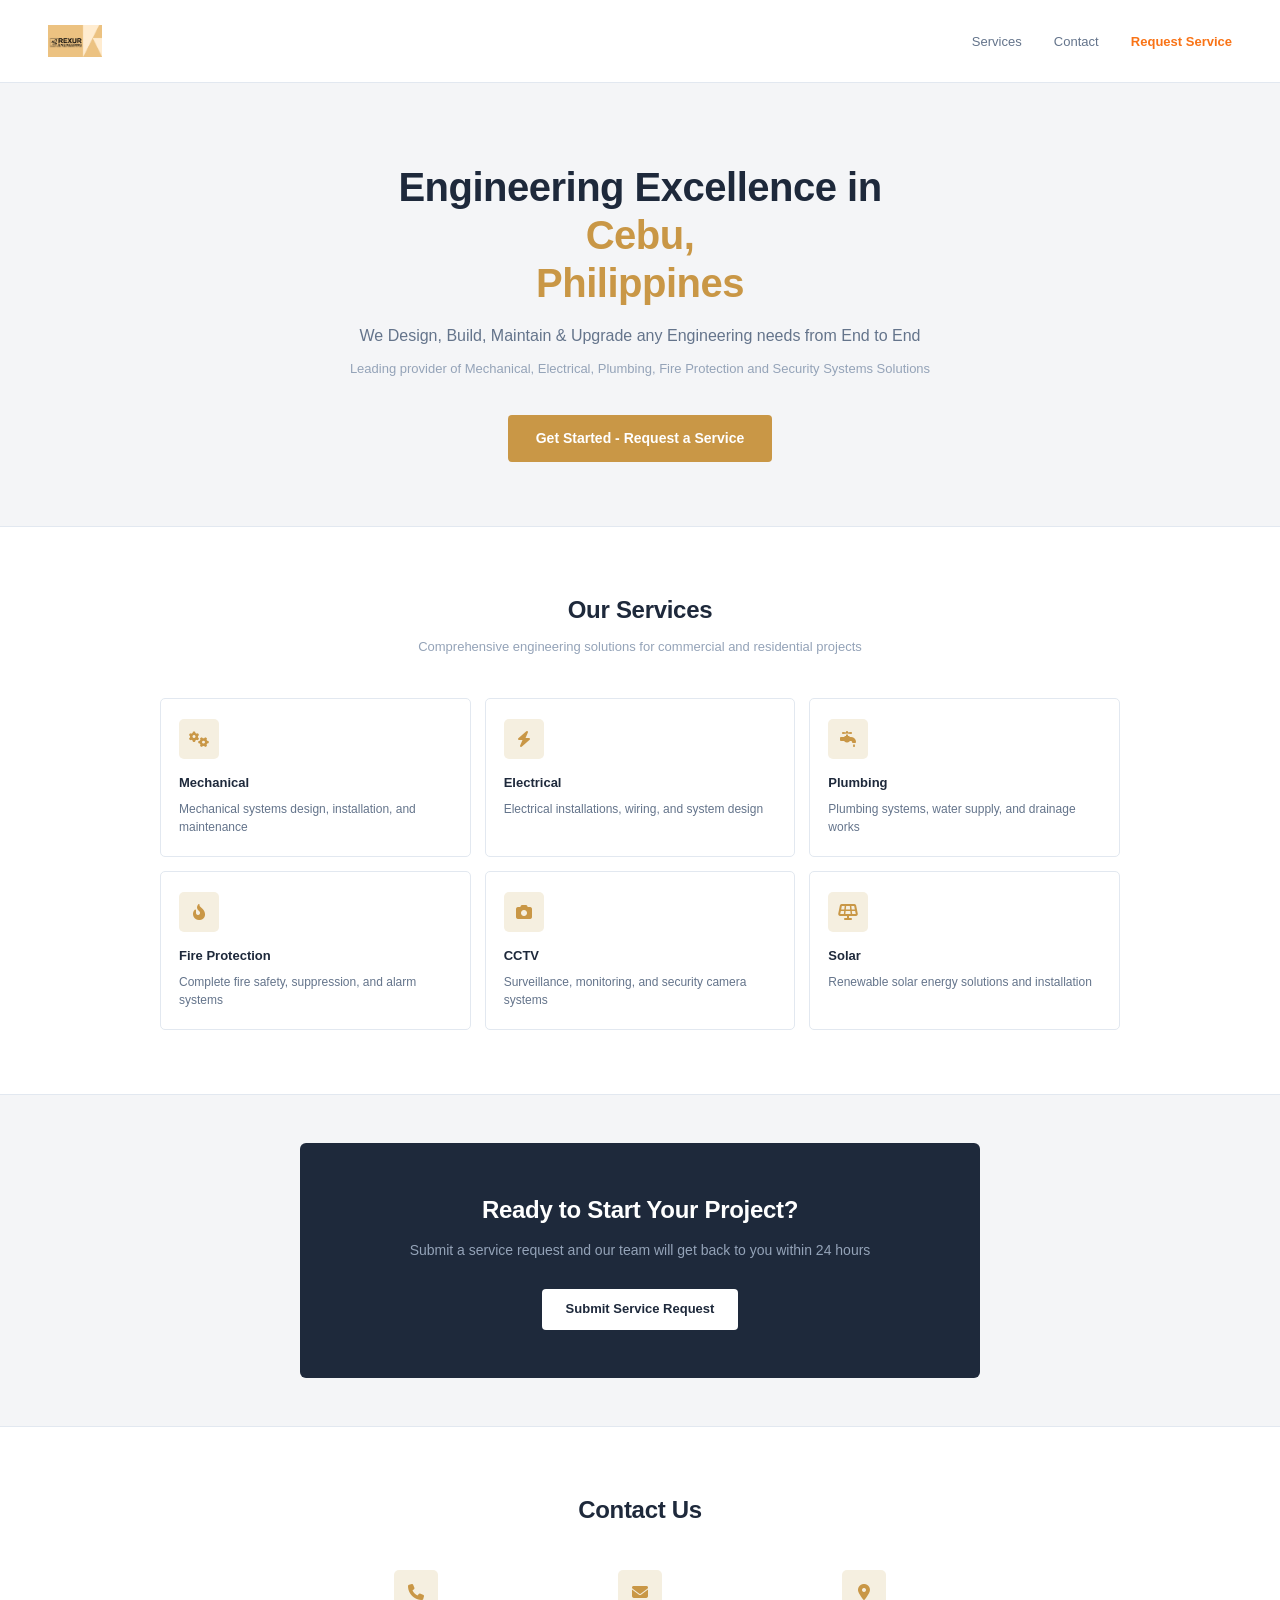
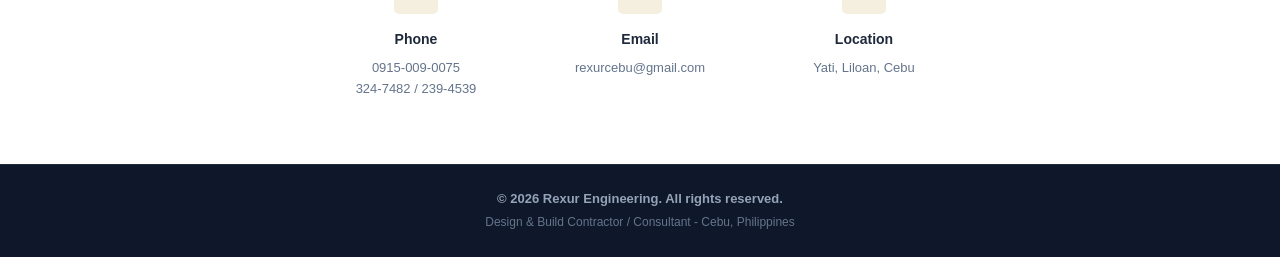
<file: index.html>
<!DOCTYPE html>
<html lang="en">
<head>
    <meta charset="UTF-8">
    <meta name="viewport" content="width=device-width, initial-scale=1.0">
    <title>Rexur Engineering · Cebu, Philippines</title>
    <link rel="stylesheet" href="https://cdnjs.cloudflare.com/ajax/libs/font-awesome/6.5.0/css/all.min.css">
    <link rel="stylesheet" href="css/style.css">
</head>
<body>

<!-- Header -->
<header class="site-header">
    <div class="header-logo">
        <img src="images/logo.png" alt="Rexur Logo">
    </div>
    <nav class="header-nav">
        <a href="#services">Services</a>
        <a href="#contact">Contact</a>
        <a href="submit-request.html" style="color:#f97316;font-weight:700;">Request Service</a>
    </nav>
</header>

<!-- Hero -->
<section class="hero">
    <h1 class="hero__title">
        Engineering Excellence in <span>Cebu,<br>Philippines</span>
    </h1>
    <p class="hero__sub">We Design, Build, Maintain &amp; Upgrade any Engineering needs from End to End</p>
    <p class="hero__tagline">
        Leading provider of Mechanical, Electrical, Plumbing, Fire Protection and Security Systems Solutions
    </p>
    <a href="submit-request.html" class="btn-gold">Get Started - Request a Service</a>
</section>

<!-- Services -->
<section class="services-section" id="services">
    <h2 class="section-title">Our Services</h2>
    <p class="section-sub">Comprehensive engineering solutions for commercial and residential projects</p>

    <div class="services-grid">
        <div class="service-card">
            <div class="service-card__icon"><i class="fas fa-gears"></i></div>
            <div class="service-card__name">Mechanical</div>
            <div class="service-card__desc">Mechanical systems design, installation, and maintenance</div>
        </div>
        <div class="service-card">
            <div class="service-card__icon"><i class="fas fa-bolt"></i></div>
            <div class="service-card__name">Electrical</div>
            <div class="service-card__desc">Electrical installations, wiring, and system design</div>
        </div>
        <div class="service-card">
            <div class="service-card__icon"><i class="fas fa-faucet-drip"></i></div>
            <div class="service-card__name">Plumbing</div>
            <div class="service-card__desc">Plumbing systems, water supply, and drainage works</div>
        </div>
        <div class="service-card">
            <div class="service-card__icon"><i class="fas fa-fire-flame-curved"></i></div>
            <div class="service-card__name">Fire Protection</div>
            <div class="service-card__desc">Complete fire safety, suppression, and alarm systems</div>
        </div>
        <div class="service-card">
            <div class="service-card__icon"><i class="fas fa-camera"></i></div>
            <div class="service-card__name">CCTV</div>
            <div class="service-card__desc">Surveillance, monitoring, and security camera systems</div>
        </div>
        <div class="service-card">
            <div class="service-card__icon"><i class="fas fa-solar-panel"></i></div>
            <div class="service-card__name">Solar</div>
            <div class="service-card__desc">Renewable solar energy solutions and installation</div>
        </div>
    </div>
</section>

<!-- CTA -->
<section class="cta-section">
    <div class="cta-box">
        <div class="cta-box__title">Ready to Start Your Project?</div>
        <p class="cta-box__sub">Submit a service request and our team will get back to you within 24 hours</p>
        <a href="submit-request.html" class="btn-white">Submit Service Request</a>
    </div>
</section>

<!-- Contact -->
<section class="contact-section" id="contact">
    <h2 class="section-title">Contact Us</h2>
    <div class="contact-grid">
        <div class="contact-item">
            <div class="contact-item__icon"><i class="fas fa-phone"></i></div>
            <div class="contact-item__label">Phone</div>
            <div class="contact-item__value">
                0915-009-0075<br>
                324-7482 / 239-4539
            </div>
        </div>
        <div class="contact-item">
            <div class="contact-item__icon"><i class="fas fa-envelope"></i></div>
            <div class="contact-item__label">Email</div>
            <div class="contact-item__value">rexurcebu@gmail.com</div>
        </div>
        <div class="contact-item">
            <div class="contact-item__icon"><i class="fas fa-location-dot"></i></div>
            <div class="contact-item__label">Location</div>
            <div class="contact-item__value">Yati, Liloan, Cebu</div>
        </div>
    </div>
</section>

<!-- Footer -->
<footer class="site-footer">
    <div class="site-footer__copy">&copy; 2026 Rexur Engineering. All rights reserved.</div>
    <div class="site-footer__sub">Design &amp; Build Contractor / Consultant - Cebu, Philippines</div>
</footer>

</body>
</html>
</file>
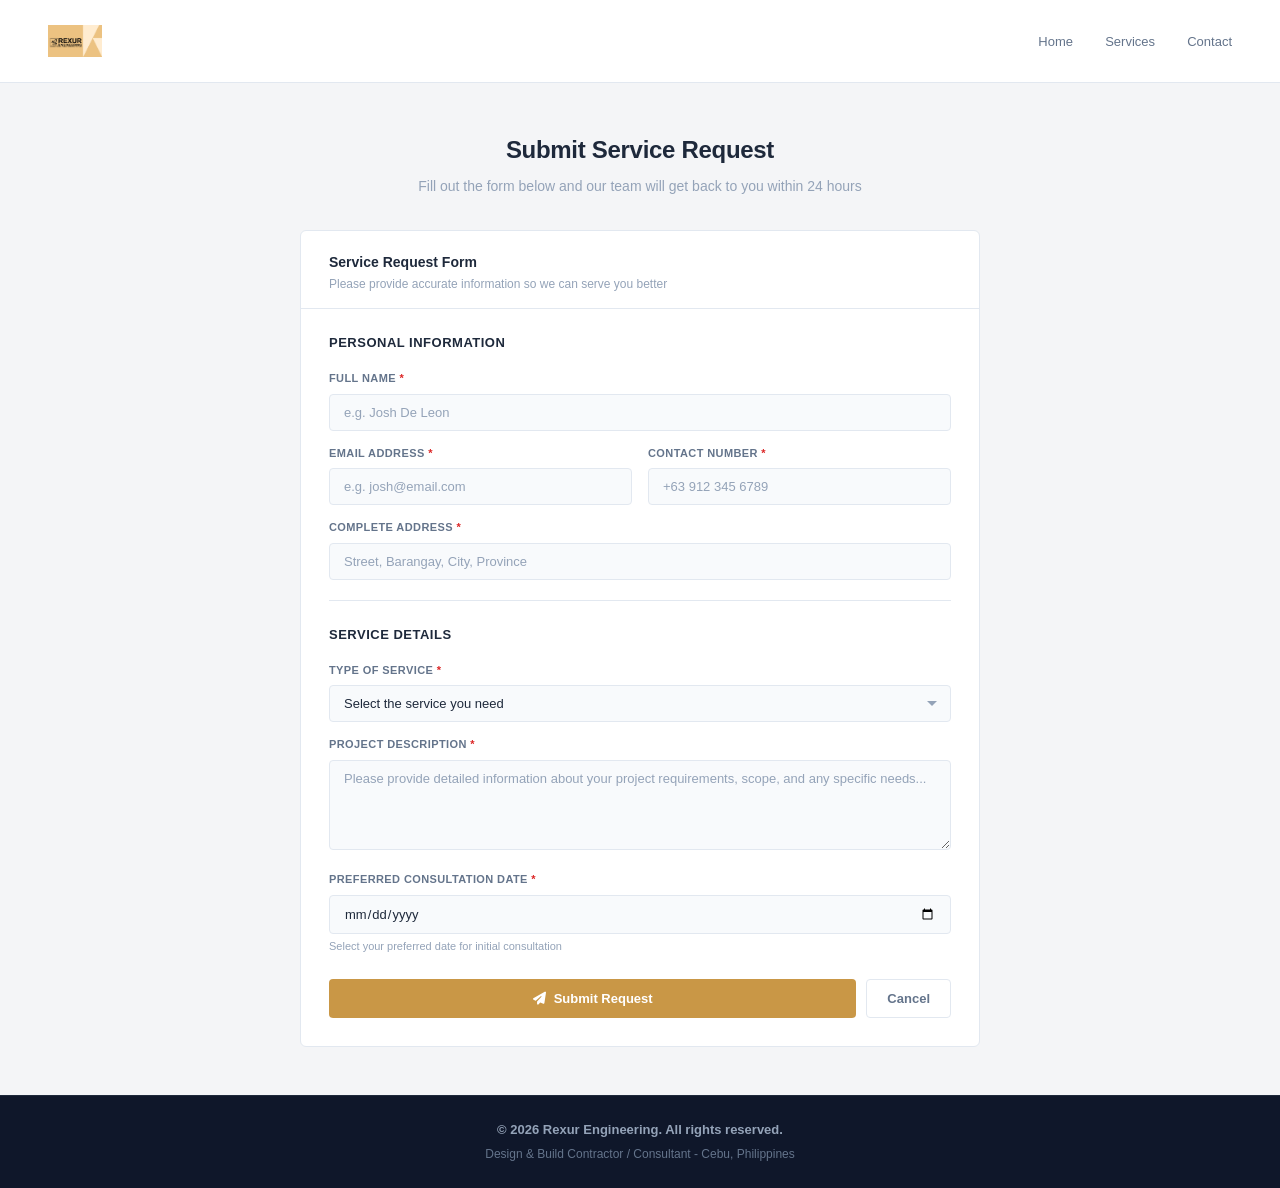
<file: submit-request.html>
<!DOCTYPE html>
<html lang="en">
<head>
    <meta charset="UTF-8">
    <meta name="viewport" content="width=device-width, initial-scale=1.0">
    <title>Submit Service Request · Rexur Engineering</title>
    <link rel="stylesheet" href="https://cdnjs.cloudflare.com/ajax/libs/font-awesome/6.5.0/css/all.min.css">
    <link rel="stylesheet" href="css/style.css">
</head>
<body>

<!-- Header -->
<header class="site-header">
    <div class="header-logo">
        <img src="images/logo.png" alt="Rexur Logo">
    </div>
    <nav class="header-nav">
        <a href="index.html">Home</a>
        <a href="index.html#services">Services</a>
        <a href="index.html#contact">Contact</a>
    </nav>
</header>

<div class="form-page">

    <h1 class="form-page__title">Submit Service Request</h1>
    <p class="form-page__sub">Fill out the form below and our team will get back to you within 24 hours</p>


    <div class="form-card">
        <div class="form-card__head">
            <div class="form-card__head-title">Service Request Form</div>
            <div class="form-card__head-sub">Please provide accurate information so we can serve you better</div>
        </div>

        <form class="form-body" id="serviceForm" novalidate>

            <!-- Personal Information -->
            <div class="form-section-title">Personal Information</div>

            <div class="form-group">
                <label class="form-label" for="full_name">Full Name <span class="req">*</span></label>
                <input type="text" id="full_name" name="full_name" class="form-input"
                       placeholder="e.g. Josh De Leon" required>
            </div>

            <div class="form-row">
                <div class="form-group">
                    <label class="form-label" for="email">Email Address <span class="req">*</span></label>
                    <input type="email" id="email" name="email" class="form-input"
                           placeholder="e.g. josh@email.com" required>
                </div>
                <div class="form-group">
                    <label class="form-label" for="phone">Contact Number <span class="req">*</span></label>
                    <input type="tel" id="phone" name="phone" class="form-input"
                           placeholder="+63 912 345 6789" required>
                </div>
            </div>

            <div class="form-group">
                <label class="form-label" for="address">Complete Address <span class="req">*</span></label>
                <input type="text" id="address" name="address" class="form-input"
                       placeholder="Street, Barangay, City, Province" required>
            </div>

            <div class="form-divider"></div>

            <!-- Service Details -->
            <div class="form-section-title">Service Details</div>

            <div class="form-group">
                <label class="form-label" for="service_type">Type of Service <span class="req">*</span></label>
                <select id="service_type" name="service_type" class="form-select" required>
                    <option value="">Select the service you need</option>
                </select>
            </div>

            <div class="form-group">
                <label class="form-label" for="description">Project Description <span class="req">*</span></label>
                <textarea id="description" name="description" class="form-textarea" rows="4"
                          placeholder="Please provide detailed information about your project requirements, scope, and any specific needs..."
                          required></textarea>
            </div>

            <div class="form-group">
                <label class="form-label" for="preferred_date">Preferred Consultation Date <span class="req">*</span></label>
                <input type="date" id="preferred_date" name="preferred_date" class="form-input" required>
                <div class="form-hint">Select your preferred date for initial consultation</div>
            </div>

            <div class="form-actions">
                <button type="submit" class="btn-gold" id="submitBtn">
                    <i class="fas fa-paper-plane"></i> Submit Request
                </button>
                <button type="button" class="btn-cancel" onclick="window.location.href='index.html'">
                    Cancel
                </button>
            </div>

        </form>
    </div>
</div>

<!-- Success Popup -->
<div id="popupSuccess" style="display:none;position:fixed;inset:0;background:rgba(0,0,0,0.45);z-index:999;align-items:center;justify-content:center;">
    <div style="background:#fff;border-radius:16px;padding:40px 36px;max-width:420px;width:90%;text-align:center;box-shadow:0 24px 60px rgba(0,0,0,0.2);">
        <div style="width:64px;height:64px;background:#F5EFE6;border-radius:50%;display:flex;align-items:center;justify-content:center;margin:0 auto 20px;">
            <i class="fas fa-circle-check" style="font-size:30px;color:#C99746;"></i>
        </div>
        <div style="font-size:20px;font-weight:800;color:#1e293b;margin-bottom:10px;">Request Submitted!</div>
        <div style="font-size:14px;color:#64748b;line-height:1.6;margin-bottom:28px;">
            Your service request has been received. Our team will get back to you within <strong>24 hours</strong>.
        </div>
        <button onclick="closePopup('popupSuccess')" style="background:#C99746;color:#fff;border:none;border-radius:8px;padding:12px 32px;font-size:14px;font-weight:700;cursor:pointer;width:100%;">
            Done
        </button>
        <button onclick="window.location.href='index.html'" style="background:none;border:none;color:#94a3b8;font-size:13px;cursor:pointer;margin-top:12px;text-decoration:underline;">
            Back to Home
        </button>
    </div>
</div>

<!-- Error Popup -->
<div id="popupError" style="display:none;position:fixed;inset:0;background:rgba(0,0,0,0.45);z-index:999;align-items:center;justify-content:center;">
    <div style="background:#fff;border-radius:16px;padding:40px 36px;max-width:420px;width:90%;text-align:center;box-shadow:0 24px 60px rgba(0,0,0,0.2);">
        <div style="width:64px;height:64px;background:#fef2f2;border-radius:50%;display:flex;align-items:center;justify-content:center;margin:0 auto 20px;">
            <i class="fas fa-circle-exclamation" style="font-size:30px;color:#ef4444;"></i>
        </div>
        <div style="font-size:20px;font-weight:800;color:#1e293b;margin-bottom:10px;">Submission Failed</div>
        <div id="popupErrorMsg" style="font-size:14px;color:#64748b;line-height:1.6;margin-bottom:28px;"></div>
        <button onclick="closePopup('popupError')" style="background:#ef4444;color:#fff;border:none;border-radius:8px;padding:12px 32px;font-size:14px;font-weight:700;cursor:pointer;width:100%;">
            Try Again
        </button>
    </div>
</div>

<!-- Footer -->
<footer class="site-footer">
    <div class="site-footer__copy">&copy; 2026 Rexur Engineering. All rights reserved.</div>
    <div class="site-footer__sub">Design &amp; Build Contractor / Consultant - Cebu, Philippines</div>
</footer>

<script src="js/config.js"></script>
<script src="js/api.js"></script>
<script>
    // Set minimum date to today
    document.getElementById('preferred_date').min = new Date().toISOString().split('T')[0];

    // Load services from API
    (async () => {
        const services = await fetchServices();
        const sel = document.getElementById('service_type');
        services.forEach(function(s) {
            const opt = document.createElement('option');
            opt.value = s.value;
            opt.textContent = s.label;
            sel.appendChild(opt);
        });
    })();

    const form = document.getElementById('serviceForm');
    const submitBtn = document.getElementById('submitBtn');

    function openPopup(id) {
        const el = document.getElementById(id);
        el.style.display = 'flex';
    }

    function closePopup(id) {
        document.getElementById(id).style.display = 'none';
    }

    // Close popup when clicking the backdrop
    ['popupSuccess', 'popupError'].forEach(function(id) {
        document.getElementById(id).addEventListener('click', function(e) {
            if (e.target === this) closePopup(id);
        });
    });

    form.addEventListener('submit', async function(e) {
        e.preventDefault();

        const payload = {
            full_name: form.full_name.value.trim(),
            email: form.email.value.trim(),
            phone: form.phone.value.trim(),
            address: form.address.value.trim(),
            service_type: form.service_type.value,
            description: form.description.value.trim(),
            preferred_date: form.preferred_date.value,
        };

        submitBtn.disabled = true;
        submitBtn.innerHTML = '<i class="fas fa-spinner fa-spin"></i> Submitting...';

        const wakeTimer = setTimeout(() => {
            submitBtn.innerHTML = '<i class="fas fa-spinner fa-spin"></i> Waking up server, please wait...';
        }, 4000);

        try {
            const result = await submitServiceRequest(payload);
            clearTimeout(wakeTimer);
            if (result.success) {
                form.reset();
                openPopup('popupSuccess');
            } else {
                document.getElementById('popupErrorMsg').textContent = result.error || 'Something went wrong. Please try again.';
                openPopup('popupError');
            }
        } catch {
            clearTimeout(wakeTimer);
            document.getElementById('popupErrorMsg').textContent = 'Unable to connect to the server. Please try again later.';
            openPopup('popupError');
        }

        submitBtn.disabled = false;
        submitBtn.innerHTML = '<i class="fas fa-paper-plane"></i> Submit Request';
    });
</script>

</body>
</html>
</file>
<file: css/style.css>
*, *::before, *::after { box-sizing: border-box; margin: 0; padding: 0; }

:root {
    --gold: #C99746;
    --gold-light: #D4AF7A;
    --gold-pale: #fdf8ef;
    --gold-icon-bg: #f5efe0;
    --gold-cta: #C99746;
    --navy: #0f172a;
    --text: #1e293b;
    --muted: #64748b;
    --faint: #94a3b8;   
    --bg: #f4f5f7;
    --white: #ffffff;
    --border: #e2e8f0;
}

body {
    font-family: -apple-system, BlinkMacSystemFont, 'Segoe UI', Roboto, Arial, sans-serif;
    background: var(--bg);
    color: var(--text);
    font-size: 15px;
    line-height: 1.6;
}

a { text-decoration: none; color: inherit; }

/* ── HEADER ── */
.site-header {
    background: var(--white);
    padding: 14px 48px;
    display: flex;
    align-items: center;
    justify-content: space-between;
    border-bottom: 1px solid var(--border);
}

.header-logo {
    display: flex;
    align-items: center;
    gap: 10px;
}

.header-logo img {
    height: 54px;
    width: 54px;
    object-fit: contain;
    border-radius: 6px;
}

.header-logo__diamond {
    width: 20px; height: 20px;
    background: #C99746;
    transform: rotate(45deg);
    border-radius: 2px;
}

.header-logo__text {
    font-size: 18px;
    font-weight: 700;
    color: var(--text);
    letter-spacing: 2px;
}

.header-nav a {
    color: var(--muted);
    font-size: 13px;
    font-weight: 500;
    margin-left: 28px;
    transition: color 0.15s;
}

.header-nav a:hover { color: var(--gold); }

/* ── HERO ── */
.hero {
    text-align: center;
    padding: 80px 24px 64px;
    background: var(--bg);
}

.hero__title {
    font-size: 40px;
    font-weight: 800;
    color: var(--text);
    line-height: 1.2;
    max-width: 600px;
    margin: 0 auto 16px;
    letter-spacing: -0.5px;
}

.hero__title span {
    color: var(--gold-cta);
}

.hero__sub {
    font-size: 16px;
    color: var(--muted);
    margin-bottom: 10px;
}

.hero__tagline {
    font-size: 13px;
    color: var(--faint);
    margin-bottom: 36px;
}

.btn-gold {
    display: inline-flex;
    align-items: center;
    gap: 8px;
    background: var(--gold);
    color: var(--white);
    font-size: 14px;
    font-weight: 600;
    padding: 12px 28px;
    border-radius: 4px;
    border: none;
    cursor: pointer;
    transition: background 0.15s;
    text-decoration: none;
}

.btn-gold:hover { background: #a07830; color: var(--white); }

/* ── SERVICES SECTION ── */
.services-section {
    background: var(--white);
    padding: 64px 48px;
    text-align: center;
    border-top: 1px solid var(--border);
    border-bottom: 1px solid var(--border);
}

.section-title {
    font-size: 24px;
    font-weight: 700;
    color: var(--text);
    margin-bottom: 8px;
    letter-spacing: -0.3px;
}

.section-sub {
    font-size: 13px;
    color: var(--faint);
    margin-bottom: 40px;
}

.services-grid {
    display: grid;
    grid-template-columns: repeat(3, 1fr);
    gap: 14px;
    max-width: 960px;
    margin: 0 auto;
}

.service-card {
    background: var(--white);
    border: 1px solid var(--border);
    border-radius: 5px;
    padding: 20px 18px;
    text-align: left;
    transition: border-color 0.15s;
}

.service-card:hover {
    border-color: #C99746;
}

.service-card__icon {
    width: 40px; height: 40px;
    background: var(--gold-icon-bg);
    border-radius: 5px;
    display: flex;
    align-items: center;
    justify-content: center;
    margin-bottom: 14px;
    color: var(--gold);
    font-size: 16px;
}

.service-card__name {
    font-size: 13px;
    font-weight: 700;
    color: var(--text);
    margin-bottom: 6px;
}

.service-card__desc {
    font-size: 12px;
    color: var(--muted);
    line-height: 1.5;
}

/* ── CTA SECTION ── */
.cta-section {
    padding: 48px 24px;
    background: var(--bg);
    display: flex;
    justify-content: center;
}

.cta-box {
    background: #1e293b;
    border-radius: 6px;
    padding: 48px 40px;
    text-align: center;
    max-width: 680px;
    width: 100%;
}

.cta-box__title {
    font-size: 24px;
    font-weight: 700;
    color: var(--white);
    margin-bottom: 10px;
    letter-spacing: -0.3px;
}

.cta-box__sub {
    font-size: 14px;
    color: #94a3b8;
    margin-bottom: 28px;
}

.btn-white {
    background: var(--white);
    color: var(--text);
    font-size: 13px;
    font-weight: 600;
    padding: 10px 24px;
    border-radius: 4px;
    border: none;
    cursor: pointer;
    transition: background 0.15s;
    text-decoration: none;
    display: inline-block;
}

.btn-white:hover { background: #f1f5f9; }

/* ── CONTACT SECTION ── */
.contact-section {
    background: var(--white);
    padding: 64px 48px;
    text-align: center;
    border-top: 1px solid var(--border);
}

.contact-grid {
    display: grid;
    grid-template-columns: repeat(3, 1fr);
    gap: 32px;
    max-width: 640px;
    margin: 40px auto 0;
}

.contact-item__icon {
    width: 44px; height: 44px;
    background: var(--gold-icon-bg);
    border-radius: 5px;
    display: flex;
    align-items: center;
    justify-content: center;
    margin: 0 auto 14px;
    color: var(--gold);
    font-size: 16px;
}

.contact-item__label {
    font-size: 14px;
    font-weight: 700;
    color: var(--text);
    margin-bottom: 8px;
}

.contact-item__value {
    font-size: 13px;
    color: var(--muted);
    line-height: 1.6;
}

/* ── FOOTER ── */
.site-footer {
    background: var(--navy);
    text-align: center;
    padding: 24px;
    border-top: 1px solid #1e293b;
}

.site-footer__copy {
    font-size: 13px;
    font-weight: 600;
    color: #94a3b8;
    margin-bottom: 4px;
}

.site-footer__sub {
    font-size: 12px;
    color: #64748b;
}

/* ── SUBMIT REQUEST PAGE ── */
.form-page {
    min-height: 100vh;
    background: #f4f5f7;
    padding: 48px 24px;
}

.form-page__title {
    font-size: 24px;
    font-weight: 700;
    color: var(--text);
    text-align: center;
    margin-bottom: 6px;
    letter-spacing: -0.3px;
}

.form-page__sub {
    font-size: 14px;
    color: var(--faint);
    text-align: center;
    margin-bottom: 32px;
}

.form-card {
    background: var(--white);
    border-radius: 6px;
    border: 1px solid var(--border);
    max-width: 680px;
    margin: 0 auto;
    overflow: hidden;
}

.form-card__head {
    padding: 20px 28px 14px;
    border-bottom: 1px solid var(--border);
}

.form-card__head-title {
    font-size: 14px;
    font-weight: 700;
    color: var(--text);
    margin-bottom: 2px;
}

.form-card__head-sub {
    font-size: 12px;
    color: var(--faint);
}

.form-body {
    padding: 24px 28px 28px;
}

.form-section-title {
    font-size: 13px;
    font-weight: 700;
    color: var(--text);
    text-transform: uppercase;
    letter-spacing: 0.5px;
    margin: 24px 0 16px;
}

.form-section-title:first-child { margin-top: 0; }

.form-row {
    display: grid;
    grid-template-columns: 1fr 1fr;
    gap: 16px;
}

.form-group {
    margin-bottom: 14px;
}

.form-label {
    display: block;
    font-size: 11px;
    font-weight: 600;
    color: var(--muted);
    text-transform: uppercase;
    letter-spacing: 0.4px;
    margin-bottom: 6px;
}

.req { color: #dc2626; }

.form-input,
.form-select,
.form-textarea {
    width: 100%;
    background: #f8fafc;
    border: 1px solid var(--border);
    border-radius: 4px;
    padding: 10px 14px;
    font-size: 13px;
    color: var(--text);
    font-family: inherit;
    outline: none;
    transition: border-color 0.15s, box-shadow 0.15s;
}

.form-input::placeholder,
.form-textarea::placeholder { color: #94a3b8; }

.form-input:focus,
.form-select:focus,
.form-textarea:focus {
    border-color: var(--gold);
    box-shadow: 0 0 0 3px rgba(201, 151, 70, 0.1);
}

.form-select {
    appearance: none;
    background-image: url("data:image/svg+xml,%3Csvg xmlns='http://www.w3.org/2000/svg' width='12' height='12' viewBox='0 0 12 12'%3E%3Cpath fill='%2394a3b8' d='M6 8L1 3h10z'/%3E%3C/svg%3E");
    background-repeat: no-repeat;
    background-position: right 12px center;
    background-color: #f8fafc;
    padding-right: 32px;
    cursor: pointer;
}

.form-textarea { resize: vertical; min-height: 90px; }

.form-hint { font-size: 11px; color: var(--faint); margin-top: 4px; }

.form-divider { height: 1px; background: var(--border); margin: 20px 0; }

.form-actions {
    display: flex;
    gap: 10px;
    margin-top: 24px;
}

.form-actions .btn-gold { flex: 1; justify-content: center; font-size: 13px; }

.btn-cancel {
    padding: 10px 20px;
    background: none;
    border: 1px solid var(--border);
    border-radius: 4px;
    font-size: 13px;
    font-weight: 600;
    color: var(--muted);
    cursor: pointer;
    transition: background 0.15s, color 0.15s;
}

.btn-cancel:hover { background: #f1f5f9; color: var(--text); }

/* Alert */
.alert {
    border-radius: 4px;
    padding: 10px 14px;
    font-size: 13px;
    margin-bottom: 16px;
    display: none;
    align-items: center;
    gap: 8px;
}

.alert--success { background: #f0fdf4; border: 1px solid #bbf7d0; color: #166534; display: flex; }
.alert--error   { background: #fef2f2; border: 1px solid #fecaca; color: #991b1b; display: flex; }

/* Loading state */
.btn-gold[disabled] { opacity: 0.7; cursor: not-allowed; }

/* ── RESPONSIVE ── */

/* Tablet landscape & small desktops */
@media (max-width: 1024px) {
    .services-section,
    .contact-section { padding: 56px 32px; }
}

/* Tablet portrait */
@media (max-width: 768px) {
    .site-header { padding: 12px 20px; }
    .header-logo img { height: 42px; width: 42px; }
    .header-nav a { margin-left: 16px; font-size: 12px; }

    .hero { padding: 56px 20px 44px; }
    .hero__title { font-size: 28px; }

    .services-section,
    .contact-section { padding: 40px 20px; }

    .services-grid { grid-template-columns: repeat(2, 1fr); }

    .cta-section { padding: 36px 20px; }
    .cta-box { padding: 36px 24px; }
    .cta-box__title { font-size: 20px; }

    .contact-grid { grid-template-columns: 1fr; gap: 20px; }

    .form-page { padding: 32px 16px; }
    .form-card__head { padding: 18px 20px 14px; }
    .form-body { padding: 20px 20px 24px; }
    .form-row { grid-template-columns: 1fr; }
}

/* Large phones */
@media (max-width: 600px) {
    .header-nav a { margin-left: 12px; }
    .hero__title { font-size: 24px; }
    .section-title { font-size: 20px; }
    .cta-box__title { font-size: 19px; }
}

/* Small phones */
@media (max-width: 480px) {
    .site-header { padding: 10px 14px; }
    .header-logo img { height: 36px; width: 36px; }
    .header-nav a { margin-left: 10px; font-size: 11px; }

    .hero { padding: 36px 16px 32px; }
    .hero__title { font-size: 21px; }
    .hero__tagline { font-size: 11px; }
    .btn-gold { font-size: 13px; padding: 11px 20px; }

    .services-section,
    .contact-section { padding: 32px 16px; }

    .services-grid { grid-template-columns: 1fr; }

    .cta-section { padding: 24px 16px; }
    .cta-box { padding: 28px 18px; }
    .cta-box__title { font-size: 17px; }

    .form-page { padding: 20px 12px; }
    .form-card__head { padding: 14px 16px 12px; }
    .form-body { padding: 16px 16px 20px; }
    .form-actions { flex-direction: column; }
    .form-actions .btn-gold { width: 100%; justify-content: center; }
    .btn-cancel { width: 100%; text-align: center; }
}

/* Extra small phones */
@media (max-width: 360px) {
    .header-nav a { margin-left: 8px; font-size: 10px; }
    .hero__title { font-size: 18px; }
}
</file>
